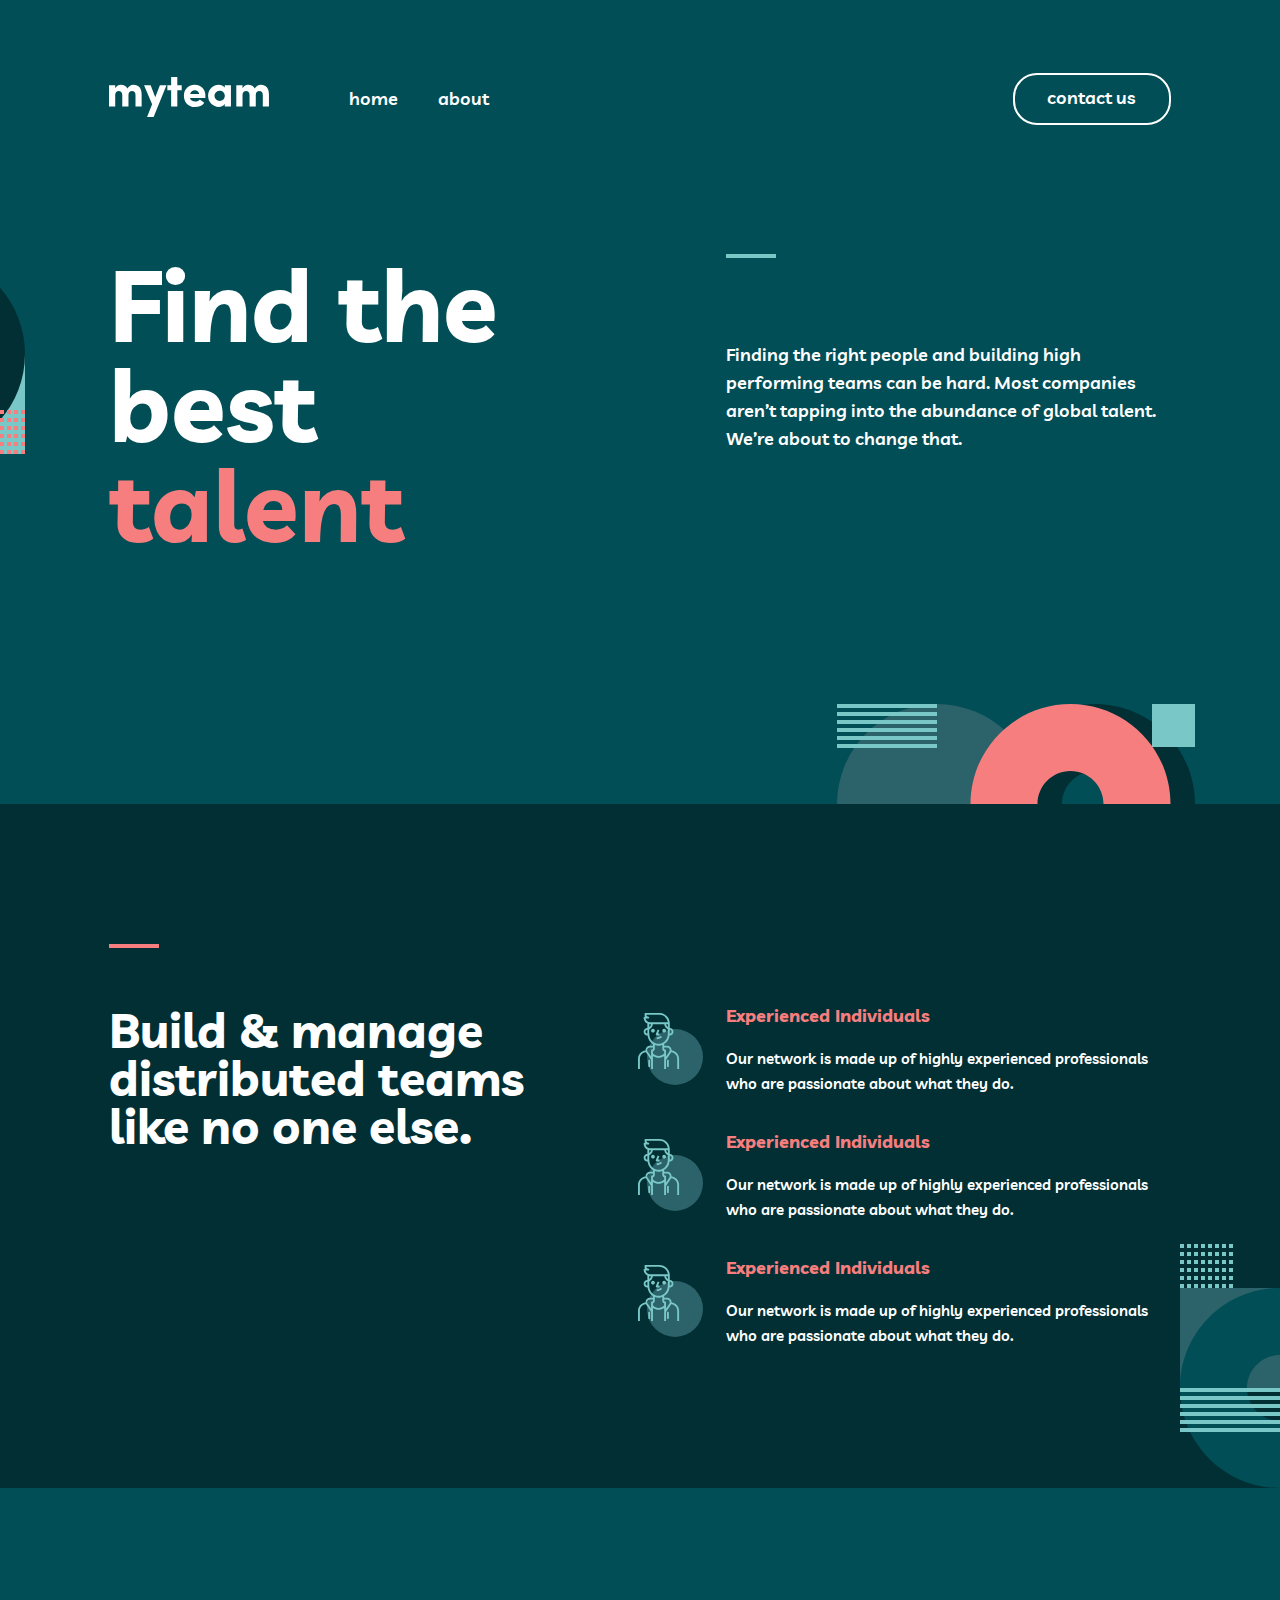
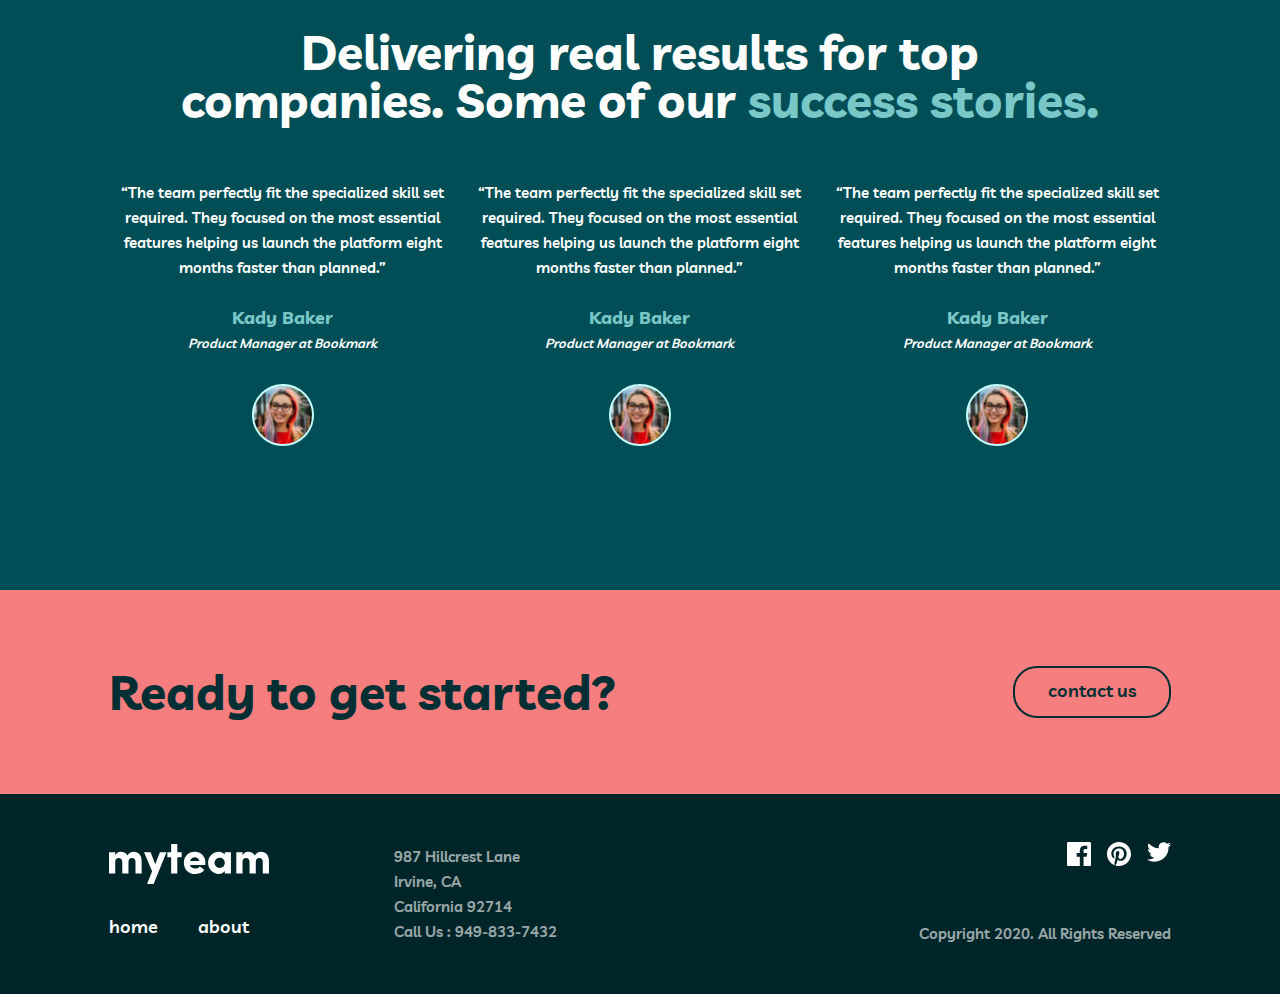
<file: index.html>
<!DOCTYPE html>
<html lang="en">

<head>
    <meta charset="UTF-8">
    <meta name="viewport" content="width=device-width, initial-scale=1.0">
    <link rel="stylesheet" href="./css/main.css">
    <title>My Team</title>
</head>

<body>
    <header class="site-header">
        <div class="container header">
            <div class="header-logo-wrapper">
                <a class="header-logo-link" href="/">
                    <img class="header-logo-img" src="./images/logo.svg" alt="Site Logo" width="160" height="40">
                </a>
                <ul class="header-list">
                    <li class="header-item">
                        <a class="header-link" href="#">home</a>
                    </li>
                    <li class="header-item">
                        <a class="header-link" href="#">about</a>
                    </li>
                </ul>
            </div>
            <a class="header-contact-link" href="./contact.html">contact us</a>
            <button class="header-menu-btn">
                <img src="./images/menu-img.svg" alt="Menu Icon" width="20" height="17">
            </button>
        </div>
    </header>
    <main class="site-main">
        <section class="hero-section">
            <div class="container hero">
                <div class="hero-title-wrapper">
                    <h2 class="hero-title">Find the best <span class="hero-title-color">talent</span></h2>
                </div>
                <div class="hero-text-wrapper">
                    <span class="hero-line"></span>
                    <p class="hero-text">Finding the right people and building high performing teams can be hard. Most
                        companies aren’t tapping into the abundance of global talent. We’re about to change that.</p>
                </div>
            </div>
        </section>
        <section class="build-section">
            <div class="container build">
                <div class="build-title-wrapper">
                    <span class="build-line"></span>
                    <h2 class="build-title">Build & manage distributed teams like no one else.</h2>
                </div>
                <ul class="build-list">
                    <li class="build-item">
                        <img class="build-item-img" src="./images/build-img.svg" alt="Build item img" width="72"
                            height="72">
                        <div class="build-item-content-wrapper">
                            <h3>Experienced Individuals</h3>
                            <p>Our network is made up of highly experienced professionals who are passionate about what
                                they do.</p>
                        </div>
                    </li>
                    <li class="build-item">
                        <img class="build-item-img" src="./images/build-img.svg" alt="Build item img" width="72"
                            height="72">
                        <div class="build-item-content-wrapper">
                            <h3>Experienced Individuals</h3>
                            <p>Our network is made up of highly experienced professionals who are passionate about what
                                they do.</p>
                        </div>
                    </li>
                    <li class="build-item">
                        <img class="build-item-img" src="./images/build-img.svg" alt="Build item img" width="72"
                            height="72">
                        <div class="build-item-content-wrapper">
                            <h3>Experienced Individuals</h3>
                            <p>Our network is made up of highly experienced professionals who are passionate about what
                                they do.</p>
                        </div>
                    </li>
                </ul>
            </div>
        </section>
        <section class="stories-section">
            <div class="container">
                <div class="stories-title-wrapper">
                    <h2>Delivering real results for top companies. Some of our <span>success stories.</span></h2>
                </div>
                <ul class="stories-list">
                    <li class="stories-item">
                        <p> “The team perfectly fit the specialized skill set required. They focused on the most
                            essential features helping us launch the platform eight months faster than planned.”</p>
                        <strong>Kady Baker</strong>
                        <p>Product Manager at Bookmark</p>
                        <img src="./images/kady-avatar.svg" alt="Avatar img" width="62" height="62">
                    </li>
                    <li class="stories-item">
                        <p> “The team perfectly fit the specialized skill set required. They focused on the most
                            essential features helping us launch the platform eight months faster than planned.”</p>
                        <strong>Kady Baker</strong>
                        <p>Product Manager at Bookmark</p>
                        <img src="./images/kady-avatar.svg" alt="Avatar img" width="62" height="62">
                    </li>
                    <li class="stories-item">
                        <p> “The team perfectly fit the specialized skill set required. They focused on the most
                            essential features helping us launch the platform eight months faster than planned.”</p>
                        <strong>Kady Baker</strong>
                        <p>Product Manager at Bookmark</p>
                        <img src="./images/kady-avatar.svg" alt="Avatar img" width="62" height="62">
                    </li>
                </ul>
            </div>
        </section>
        <section class="ready-section">
            <div class="container ready">
                <h2>Ready to get started?</h2>
                <a href="./contact.html">contact us</a>
            </div>
        </section>
    </main>
    <footer class="site-footer">
        <div class="container footer">
            <div class="footer-left-wrapper">
                <div class="footer-logo-wrapper">
                    <a href="#">
                        <img src="./images/logo.svg" alt="Site Logo" width="160" height="40">
                    </a>
                    <ul class="footer-nav-list">
                        <li class="footer-nav-item">
                            <a href="#">home</a>
                        </li>
                        <li class="footer-nav-item">
                            <a href="#">about</a>
                        </li>
                    </ul>
                </div>
                <div class="footer-location-wrapper">
                    <p>987 Hillcrest Lane</p>
                    <p>Irvine, CA</p>
                    <p>California 92714</p>
                    <p>Call Us : 949-833-7432</p>
                </div>
            </div>
            <div class="footer-social-wrapper">
                <div class="footer-links-wrapper">
                    <a href="#">
                        <svg width="24" height="24" viewBox="0 0 24 24" fill="none" xmlns="http://www.w3.org/2000/svg">
                            <path
                                d="M22.675 0H1.325C0.593 0 0 0.593 0 1.325V22.676C0 23.407 0.593 24 1.325 24H12.82V14.706H9.692V11.084H12.82V8.413C12.82 5.313 14.713 3.625 17.479 3.625C18.804 3.625 19.942 3.724 20.274 3.768V7.008L18.356 7.009C16.852 7.009 16.561 7.724 16.561 8.772V11.085H20.148L19.681 14.707H16.561V24H22.677C23.407 24 24 23.407 24 22.675V1.325C24 0.593 23.407 0 22.675 0Z"
                                fill="currentColor" />
                        </svg>
                    </a>
                    <a href="#">
                        <svg width="24" height="24" viewBox="0 0 24 24" fill="none" xmlns="http://www.w3.org/2000/svg">
                            <path
                                d="M12 0C5.373 0 0 5.372 0 12C0 17.084 3.163 21.426 7.627 23.174C7.522 22.225 7.427 20.769 7.669 19.733C7.887 18.796 9.076 13.768 9.076 13.768C9.076 13.768 8.717 13.049 8.717 11.986C8.717 10.318 9.684 9.072 10.888 9.072C11.911 9.072 12.406 9.841 12.406 10.762C12.406 11.791 11.751 13.33 11.412 14.757C11.129 15.951 12.011 16.926 13.189 16.926C15.322 16.926 16.961 14.677 16.961 11.431C16.961 8.558 14.897 6.549 11.949 6.549C8.535 6.549 6.531 9.11 6.531 11.756C6.531 12.787 6.928 13.894 7.424 14.494C7.522 14.613 7.536 14.718 7.507 14.839L7.174 16.199C7.121 16.419 7 16.466 6.772 16.36C5.273 15.662 4.336 13.471 4.336 11.711C4.336 7.926 7.086 4.449 12.265 4.449C16.428 4.449 19.663 7.416 19.663 11.38C19.663 15.516 17.056 18.844 13.436 18.844C12.22 18.844 11.077 18.213 10.686 17.466L9.938 20.319C9.667 21.362 8.936 22.669 8.446 23.465C9.57 23.812 10.763 24 12 24C18.627 24 24 18.627 24 12C24 5.372 18.627 0 12 0Z"
                                fill="currentColor" />
                        </svg>
                    </a>
                    <a href="#">
                        <svg width="24" height="20" viewBox="0 0 24 20" fill="none" xmlns="http://www.w3.org/2000/svg">
                            <path
                                d="M24 2.55699C23.117 2.94899 22.168 3.21299 21.172 3.33199C22.189 2.72299 22.97 1.75799 23.337 0.607986C22.386 1.17199 21.332 1.58199 20.21 1.80299C19.313 0.845986 18.032 0.247986 16.616 0.247986C13.437 0.247986 11.101 3.21399 11.819 6.29299C7.728 6.08799 4.1 4.12799 1.671 1.14899C0.381 3.36199 1.002 6.25699 3.194 7.72299C2.388 7.69699 1.628 7.47599 0.965 7.10699C0.911 9.38799 2.546 11.522 4.914 11.997C4.221 12.185 3.462 12.229 2.69 12.081C3.316 14.037 5.134 15.46 7.29 15.5C5.22 17.123 2.612 17.848 0 17.54C2.179 18.937 4.768 19.752 7.548 19.752C16.69 19.752 21.855 12.031 21.543 5.10599C22.505 4.41099 23.34 3.54399 24 2.55699Z"
                                fill="currentColor" />
                        </svg>
                    </a>
                </div>
                <p>Copyright 2020. All Rights Reserved</p>
            </div>
        </div>
    </footer>
</body>

</html>
</file>
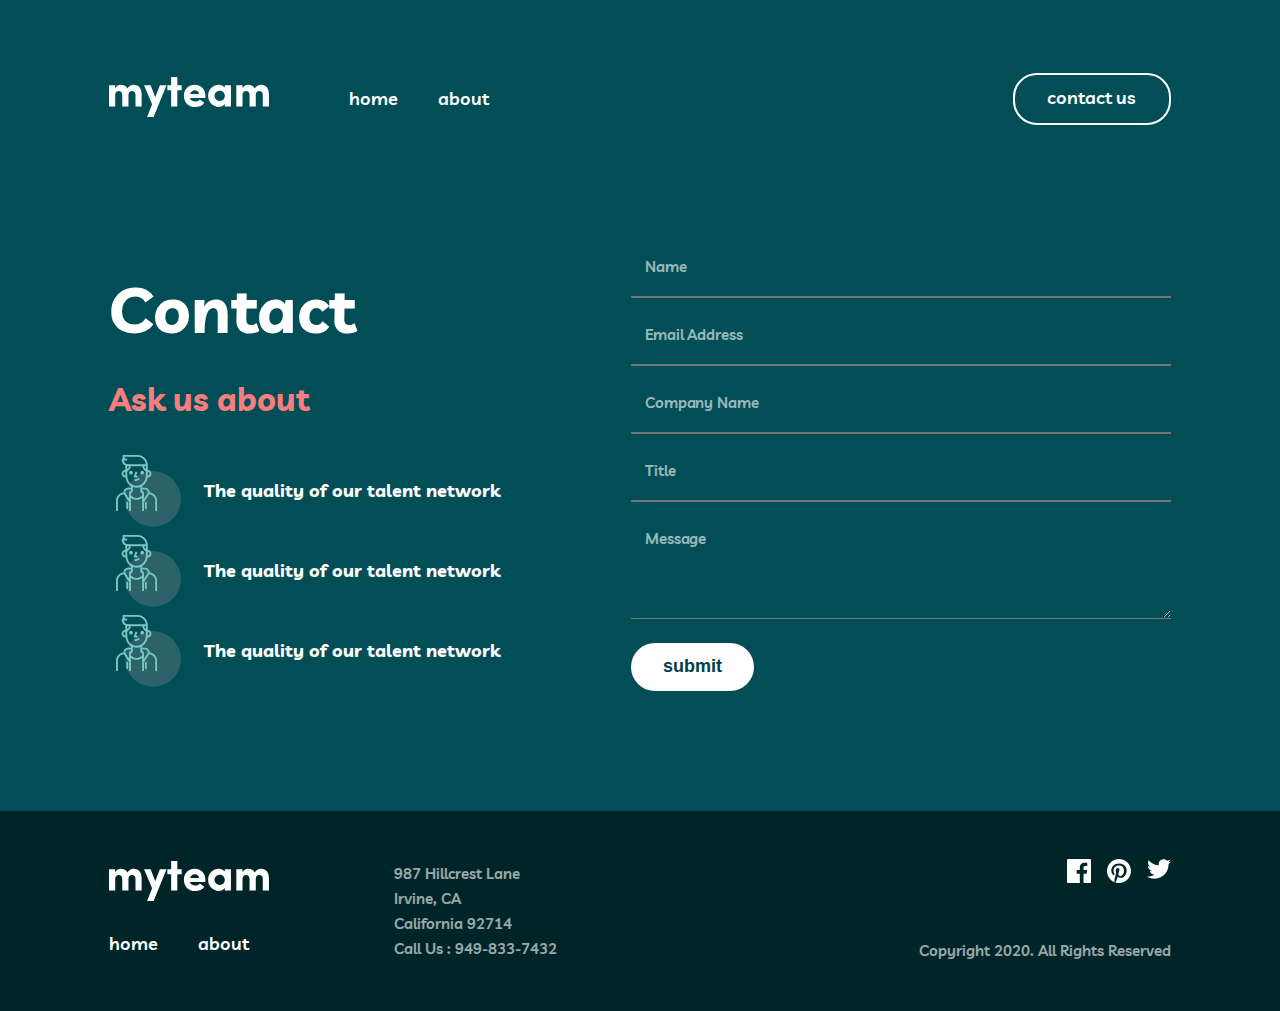
<file: contact.html>
<!DOCTYPE html>
<html lang="en">
<head>
    <meta charset="UTF-8">
    <meta name="viewport" content="width=device-width, initial-scale=1.0">
    <link rel="stylesheet" href="./css/main.css">
    <title>Contact</title>
</head>
<body>
    <header class="site-header">
        <div class="container header">
            <div class="header-logo-wrapper">
                <a class="header-logo-link" href="/">
                    <img class="header-logo-img" src="./images/logo.svg" alt="Site Logo" width="160" height="40">
                </a>
                <ul class="header-list">
                    <li class="header-item">
                        <a class="header-link" href="#">home</a>
                    </li>
                    <li class="header-item">
                        <a class="header-link" href="#">about</a>
                    </li>
                </ul>
            </div>
            <a class="header-contact-link" href="#">contact us</a>
        </div>
    </header>
    <main class="site-main">
        <section class="contact-hero-section">
            <div class="container contact-hero">
                <div class="contact-hero-content-wrapper">
                    <h2>Contact</h2>
                    <p>Ask us about</p>
                    <ul class="contact-list">
                        <li class="contact-item">
                            <img src="./images/build-img.svg" alt="Contact Img" width="72" height="72">
                            <p>The quality of our talent network</p>
                        </li>
                        <li class="contact-item">
                            <img src="./images/build-img.svg" alt="Contact Img" width="72" height="72">
                            <p>The quality of our talent network</p>
                        </li>
                        <li class="contact-item">
                            <img src="./images/build-img.svg" alt="Contact Img" width="72" height="72">
                            <p>The quality of our talent network</p>
                        </li>
                    </ul>
                </div>
                <form class="contact-form" action="https://echo.htmlacademy.ru" method="post" autocomplete="off">
                    <input class="contact-input" required name="name" type="text" placeholder="Name" aria-label="Enter your name">
                    <input class="contact-input" required name="email" type="email" placeholder="Email Address" aria-label="Email Address">
                    <input class="contact-input" required name="company_name" type="text" placeholder="Company Name" aria-label="Enter your Company Name">
                    <input class="contact-input" required name="title" type="text" placeholder="Title" aria-label="Enter your title">
                    <textarea rows="3" class="contact-input" placeholder="Message" name="message" required></textarea>
                    <button type="submit" class="form-btn">submit</button>
                </form>
            </div>
        </section>
    </main>
    <footer class="site-footer">
        <div class="container footer">
            <div class="footer-left-wrapper">
                <div class="footer-logo-wrapper">
                    <a href="#">
                        <img src="./images/logo.svg" alt="Site Logo" width="160" height="40">
                    </a>
                    <ul class="footer-nav-list">
                        <li class="footer-nav-item">
                            <a href="#">home</a>
                        </li>
                        <li class="footer-nav-item">
                            <a href="#">about</a>
                        </li>
                    </ul>
                </div>
                <div class="footer-location-wrapper">
                    <p>987  Hillcrest Lane</p>
                    <p>Irvine, CA</p>
                    <p>California 92714</p>
                    <p>Call Us : 949-833-7432</p>
                </div>
            </div>
            <div class="footer-social-wrapper">
                <div class="footer-links-wrapper">
                    <a href="#">
                        <svg width="24" height="24" viewBox="0 0 24 24" fill="none" xmlns="http://www.w3.org/2000/svg">
                            <path d="M22.675 0H1.325C0.593 0 0 0.593 0 1.325V22.676C0 23.407 0.593 24 1.325 24H12.82V14.706H9.692V11.084H12.82V8.413C12.82 5.313 14.713 3.625 17.479 3.625C18.804 3.625 19.942 3.724 20.274 3.768V7.008L18.356 7.009C16.852 7.009 16.561 7.724 16.561 8.772V11.085H20.148L19.681 14.707H16.561V24H22.677C23.407 24 24 23.407 24 22.675V1.325C24 0.593 23.407 0 22.675 0Z" fill="currentColor"/>
                        </svg>
                    </a>
                    <a href="#">
                        <svg width="24" height="24" viewBox="0 0 24 24" fill="none" xmlns="http://www.w3.org/2000/svg">
                            <path d="M12 0C5.373 0 0 5.372 0 12C0 17.084 3.163 21.426 7.627 23.174C7.522 22.225 7.427 20.769 7.669 19.733C7.887 18.796 9.076 13.768 9.076 13.768C9.076 13.768 8.717 13.049 8.717 11.986C8.717 10.318 9.684 9.072 10.888 9.072C11.911 9.072 12.406 9.841 12.406 10.762C12.406 11.791 11.751 13.33 11.412 14.757C11.129 15.951 12.011 16.926 13.189 16.926C15.322 16.926 16.961 14.677 16.961 11.431C16.961 8.558 14.897 6.549 11.949 6.549C8.535 6.549 6.531 9.11 6.531 11.756C6.531 12.787 6.928 13.894 7.424 14.494C7.522 14.613 7.536 14.718 7.507 14.839L7.174 16.199C7.121 16.419 7 16.466 6.772 16.36C5.273 15.662 4.336 13.471 4.336 11.711C4.336 7.926 7.086 4.449 12.265 4.449C16.428 4.449 19.663 7.416 19.663 11.38C19.663 15.516 17.056 18.844 13.436 18.844C12.22 18.844 11.077 18.213 10.686 17.466L9.938 20.319C9.667 21.362 8.936 22.669 8.446 23.465C9.57 23.812 10.763 24 12 24C18.627 24 24 18.627 24 12C24 5.372 18.627 0 12 0Z" fill="currentColor"/>
                            </svg>
                    </a>
                    <a href="#">
                        <svg width="24" height="20" viewBox="0 0 24 20" fill="none" xmlns="http://www.w3.org/2000/svg">
                            <path d="M24 2.55699C23.117 2.94899 22.168 3.21299 21.172 3.33199C22.189 2.72299 22.97 1.75799 23.337 0.607986C22.386 1.17199 21.332 1.58199 20.21 1.80299C19.313 0.845986 18.032 0.247986 16.616 0.247986C13.437 0.247986 11.101 3.21399 11.819 6.29299C7.728 6.08799 4.1 4.12799 1.671 1.14899C0.381 3.36199 1.002 6.25699 3.194 7.72299C2.388 7.69699 1.628 7.47599 0.965 7.10699C0.911 9.38799 2.546 11.522 4.914 11.997C4.221 12.185 3.462 12.229 2.69 12.081C3.316 14.037 5.134 15.46 7.29 15.5C5.22 17.123 2.612 17.848 0 17.54C2.179 18.937 4.768 19.752 7.548 19.752C16.69 19.752 21.855 12.031 21.543 5.10599C22.505 4.41099 23.34 3.54399 24 2.55699Z" fill="currentColor"/>
                        </svg>
                    </a>
                </div>
                <p>Copyright 2020. All Rights Reserved</p>
            </div>
        </div>
    </footer>
</body>
</html>
</file>
<file: css/main.css>
.footer-nav-item>a,
.header-contact-link,
.header-link {
    font-weight: 600;
    font-size: 18px;
    line-height: 28px;
    letter-spacing: 0
}

.build-section,
.hero,
.hero-section {
    background-repeat: no-repeat
}

.contact-input,
body {
    font-family: Livvic, sans-serif
}

@font-face {
    font-display: swap;
    font-family: Livvic;
    font-style: normal;
    font-weight: 600;
    src: url('../fonts/livvic-v14-latin-600.woff2') format('woff2')
}

@font-face {
    font-display: swap;
    font-family: Livvic;
    font-style: normal;
    font-weight: 700;
    src: url('../fonts/livvic-v14-latin-700.woff2') format('woff2')
}

* {
    margin: 0;
    padding: 0;
    text-decoration: none;
    box-sizing: border-box;
    list-style: none
}

body {
    background-color: #014e56
}

.container {
    max-width: 1110px;
    margin: 0 auto;
    padding: 0 24px;
}

.site-header {
    padding: 73px 0 129px
}

.contact-hero,
.footer,
.header,
.ready {
    display: -webkit-box;
    display: -ms-flexbox;
    display: flex;
    -webkit-box-align: center;
    -ms-flex-align: center;
    align-items: center;
    -webkit-box-pack: justify;
    -ms-flex-pack: justify;
    justify-content: space-between
}

.header-list,
.header-logo-wrapper {
    display: -webkit-box;
    display: -ms-flexbox
}

.header-logo-wrapper {
    display: flex;
    -webkit-box-align: center;
    -ms-flex-align: center;
    align-items: center;
    gap: 80px
}

.header-list {
    margin: 0;
    padding: 0;
    display: flex;
    -webkit-box-align: center;
    -ms-flex-align: center;
    align-items: center;
    gap: 40px
}

.footer-nav-item>a,
.header-link {
    color: #fff;
    -webkit-transition: .4s;
    -o-transition: .4s;
    transition: .4s
}

.footer-links-wrapper>a:hover,
.footer-nav-item>a:hover,
.header-link:hover,
.hero-title-color {
    color: #f67e7e
}

.header-link:active {
    cursor: -webkit-grabbing;
    cursor: grabbing
}

.header-contact-link {
    padding: 9px 33px 11px 32px;
    color: #fff;
    border: 2px solid #fff;
    border-radius: 24px;
    -webkit-transition: .4s;
    -o-transition: .4s;
    transition: .4s
}

.header-contact-link:hover {
    background-color: #f67e7e;
    border-color: #f67e7e;
    color: #014e56
}

.header-contact-link:active {
    background-color: #fff;
    border-color: #fff;
    color: #014e56
}
.header-menu-btn{
    background-color: transparent;
    border: none;
    display: none;
}
/* Header Tablet start */
@media (max-width:768px){
    .site-header{
        padding: 64px 0 112px;
    }
    .header-logo-img{
        width: 127px;
        height: 32px;
    }
    .header-logo-wrapper{
        gap: 40px;
    }
}

/* Header Tablet end */
/* Header Mobile start */
@media (max-width:583px){
    .site-header{
        padding: 48px 0 80px;
    }
    .header-list, .header-contact-link{
        display: none;
    }
    .header-menu-btn{
        display: block;
    }
}
/* Header Mobile end */


.hero-section {
    background-image: url("../images/hero-bg-1.svg");
    background-size: 200px 200px;
    background-position: calc(50% - 715px) top
}

.hero {
    display: -webkit-box;
    display: -ms-flexbox;
    display: flex;
    -webkit-box-align: start;
    -ms-flex-align: start;
    align-items: start;
    -webkit-box-pack: justify;
    -ms-flex-pack: justify;
    justify-content: space-between;
    padding-bottom: 250px;
    background-image: url("../images/hero-bg2.svg");
    background-size: 358px 100px;
    background-position: right bottom
}

.build-section,
.stories-section {
    padding: 140px 0
}

.hero-title-wrapper {
    width: 526px
}

.hero-title {
    font-weight: 700;
    font-size: 100px;
    line-height: 100px;
    letter-spacing: 0;
    color: #fff
}

.build-item-content-wrapper>h3,
.hero-text {
    font-size: 18px;
    line-height: 28px;
    letter-spacing: 0
}

.build-item-content-wrapper,
.build-title-wrapper,
.hero-text-wrapper {
    width: 445px
}

.hero-line {
    width: 50px;
    height: 4px;
    margin-bottom: 79px;
    display: inline-block;
    background-color: #79c8c7
}

.hero-text {
    font-weight: 600;
    color: #fff
}
/* Hero Tablet start */
@media (max-width:768px){
    .hero{
        flex-direction: column;
        text-align: center;
        background-position: center bottom;
    }
    .hero-title-wrapper, .hero-text-wrapper{
        width: 100%;
    }
    .hero-line{
        display: none;
    }
    .hero-title{
        margin-bottom: 24px;
        font-size: 64px;
        line-height: 56px;
        letter-spacing: 0px;
    }
    .hero-text{
        font-size: 15px;
        line-height: 28px;
        letter-spacing: 0px;
    }
}
/* Hero Tablet end */

/* Hero Mobile start */
@media (max-width:583px){
    .hero{
        padding-bottom: 197px;
    }
    .hero-title{
        margin-bottom: 18px;
        font-size: 40px;
        line-height: 40px;
        letter-spacing: 0px;
        
    }
}
@media (max-width:391px){
    .hero{
        background-size: contain;
    }
}
/* Hero Mobile end */

.build-section {
    background-color: #012f34;
    background-image: url("../images/build-bg1.svg");
    background-size: 100px 244px;
    background-position: right bottom
}

.build {
    display: -webkit-box;
    display: -ms-flexbox;
    display: flex;
    -webkit-box-align: start;
    -ms-flex-align: start;
    align-items: start;
    -webkit-box-pack: justify;
    -ms-flex-pack: justify;
    justify-content: space-between
}

.build-line {
    width: 50px;
    height: 4px;
    background-color: #f67e7e;
    display: inline-block;
    margin-bottom: 54px
}

.build-item,
.build-list,
.contact-item {
    display: -webkit-box;
    display: -ms-flexbox
}

.build-title {
    font-weight: 700;
    font-size: 48px;
    line-height: 48px;
    letter-spacing: 0;
    color: #fff
}

.build-list {
    display: flex;
    -webkit-box-orient: vertical;
    -webkit-box-direction: normal;
    -ms-flex-direction: column;
    flex-direction: column;
    gap: 32px;
    margin-top: 58px
}

.build-item-content-wrapper>h3 {
    margin-bottom: 16px;
    font-weight: 700;
    color: #f67e7e
}
.build-item-content-wrapper>p {
    font-weight: 600;
    font-size: 15px;
    line-height: 25px;
    letter-spacing: 0;
    color: #fff
}
/* Build Tablet start */
@media (max-width:884px){
    .build-section{
        padding: 100px 73px;
        background-position: right top;
    }
    .build{
        flex-direction: column;
        gap: 64px;
    }
    .build-line{
        margin-bottom: 32px;
    }
    .build-title{
        font-size: 32px;
        line-height: 32px;
        letter-spacing: 0px;
    }
    .build-title-wrapper{
        width: 100%;
        max-width: 445px;
    }
    .build-list{
        margin-top: 0;
    }
    .build-item-content-wrapper{
        width: 100%;
    }
    .build-item-content-wrapper > h3{
        font-size: 18px;
        line-height: 28px;
        letter-spacing: 0px;
    }
    .build-item-content-wrapper > p{
        font-size: 15px;
        line-height: 25px;
        letter-spacing: 0px;
    }
}
/* Build Tablet end */

/* Build Mobile start  */
@media (max-width:537px){
    .build-section{
        padding: 64px 0;
    }
    .build{
        gap: 56px;
    }
    .build-title-wrapper{
        width: 80% !important;
    }
    .build-list{
        gap: 48px;
    }
    .build-item{
        flex-direction: column;
        text-align: center;
    }
    .build-item-content-wrapper > h3{
        margin-bottom: 8px;
    }
}
/* Build Mobile end  */


.build-item,
.contact-item {
    display: flex;
    -webkit-box-align: center;
    -ms-flex-align: center;
    align-items: center;
    gap: 23px
}

.footer-left-wrapper,
.stories-list {
    display: -webkit-box;
    display: -ms-flexbox
}



.stories-title-wrapper {
    max-width: 932px;
    margin: 0 auto 56px
}

.stories-title-wrapper>h2 {
    font-weight: 700;
    font-size: 48px;
    line-height: 48px;
    letter-spacing: 0;
    text-align: center;
    color: #fff
}

.stories-title-wrapper>h2>span {
    color: #79c8c7
}

.stories-list {
    display: flex;
    -webkit-box-pack: justify;
    -ms-flex-pack: justify;
    justify-content: space-between;
    gap: 10px;
}

.stories-item {
    max-width: 350px;
    text-align: center
}

.stories-item>p {
    margin-bottom: 24px;
    font-weight: 600;
    font-size: 15px;
    line-height: 25px;
    letter-spacing: 0;
    color: #fff
}

.ready>h2,
.stories-item>strong {
    font-weight: 700;
    letter-spacing: 0
}

.stories-item>strong {
    display: block;
    margin-bottom: 2px;
    font-size: 18px;
    line-height: 28px;
    color: #79c8c7
}

.stories-item>strong~p {
    margin-bottom: 32px;
    font-weight: 500;
    font-style: italic;
    font-size: 13px;
    line-height: 18px;
    letter-spacing: 0;
    color: #fff
}


/* stories tablet start */
@media (max-width:668px){
    .stories-section{
        padding: 100px 73px;
    }
    .stories-title-wrapper{
        margin-bottom: 48px;
    }
    .stories-title-wrapper>h2 {
        font-size: 32px;
        line-height: 32px;
        letter-spacing: 0px;
    }
    .stories-list{
        flex-direction: column;
        gap: 38px;
    }
    .stories-item{
        max-width: 100%;
    }
    .stories-item > p {
        margin-bottom: 16px;
    }
}
/* stories tablet end */

/* stories mobile start */
@media (max-width:541px){
    .stories-section{
        padding: 140px 0;
    }
}
/* stories mobile end */

.ready-section {
    padding: 76px 0;
    background-color: #f67e7e
}

.ready>h2 {
    font-size: 48px;
    line-height: 48px;
    color: #012f34
}

.ready>a {
    font-weight: 600;
    font-size: 18px;
    line-height: 28px;
    letter-spacing: 0;
    color: #012f34;
    padding: 9px 32px 11px 33px;
    border: 2px solid #012f34;
    border-radius: 24px
}

.contact-input,
.footer-location-wrapper>p,
.footer-social-wrapper>p {
    font-size: 15px;
    line-height: 25px;
    font-weight: 600
}

.ready>a:hover {
    background-color: #fff;
    border-color: #fff;
    color: #012f34
}

.ready>a:active {
    background-color: #fff;
    border-color: #012f34;
    color: #012f34
}

/* ready tablet start */
@media (max-width:745px){
    .ready-section{
        padding: 76px 0;
    }
    .ready{
        flex-direction: column;
        text-align: center;
    }
    .ready > h2{
        font-size: 32px;
        line-height: 32px;
        letter-spacing: 0px;
        margin-bottom: 24px;
    }
}
/* ready tablet end */


.site-footer {
    padding: 48px 0;
    background-color: #002529
}

.footer-left-wrapper {
    display: flex;
    gap: 125px
}

.footer-nav-list,
.footer-social-wrapper {
    display: -webkit-box;
    display: -ms-flexbox
}

.footer-logo-wrapper>a {
    display: inline-block;
    margin-bottom: 25px
}

.footer-nav-list {
    display: flex;
    -webkit-box-align: center;
    -ms-flex-align: center;
    align-items: center;
    gap: 40px
}

.contact-list,
.footer-social-wrapper {
    -ms-flex-direction: column;
    -webkit-box-orient: vertical;
    -webkit-box-direction: normal
}

.footer-location-wrapper>p {
    letter-spacing: 0;
    color: #fff;
    opacity: 60%
}

.footer-social-wrapper {
    display: flex;
    flex-direction: column;
    -webkit-box-align: end;
    -ms-flex-align: end;
    align-items: end;
    gap: 51px
}

.contact-list,
.footer-links-wrapper {
    display: -webkit-box;
    display: -ms-flexbox
}

.footer-links-wrapper {
    display: flex;
    gap: 16px
}

.footer-links-wrapper>a {
    color: #fff;
    -webkit-transition: .3s;
    -o-transition: .3s;
    transition: .3s
}

.footer-social-wrapper>p {
    letter-spacing: 0;
    text-align: right;
    color: #fff;
    opacity: 60%
}

.contact-hero-section {
    padding-bottom: 120px
}

.contact-hero-content-wrapper>h2 {
    margin-bottom: 16px;
    font-weight: 700;
    font-size: 64px;
    line-height: 100px;
    letter-spacing: 0;
    color: #fff
}

.contact-hero-content-wrapper>p {
    color: #f67e7e;
    font-weight: 700;
    font-size: 32px;
    line-height: 48px;
    letter-spacing: 0;
    margin-bottom: 32px
}

.contact-list {
    display: flex;
    flex-direction: column;
    gap: 8px
}

.contact-item>p {
    font-weight: 700;
    font-size: 18px;
    line-height: 28px;
    letter-spacing: 0;
    color: #fff
}

.contact-form {
    width: 540px;
    display: -webkit-box;
    display: -ms-flexbox;
    display: flex;
    -webkit-box-orient: vertical;
    -webkit-box-direction: normal;
    -ms-flex-direction: column;
    flex-direction: column;
    gap: 24px
}

.contact-input {
    background-color: transparent;
    padding-left: 14px;
    padding-bottom: 17px;
    border-top: none;
    border-left: none;
    border-right: none;
    outline: 0;
    letter-spacing: -.12px;
    color: #fff
}

.contact-input::-webkit-input-placeholder {
    font-family: Livvic, sans-serif;
    font-weight: 600;
    font-size: 15px;
    line-height: 25px;
    letter-spacing: -.12px;
    color: #fff;
    opacity: 60%
}

.contact-input::-moz-placeholder {
    font-family: Livvic, sans-serif;
    font-weight: 600;
    font-size: 15px;
    line-height: 25px;
    letter-spacing: -.12px;
    color: #fff;
    opacity: 60%
}

.contact-input:-ms-input-placeholder {
    font-family: Livvic, sans-serif;
    font-weight: 600;
    font-size: 15px;
    line-height: 25px;
    letter-spacing: -.12px;
    color: #fff;
    opacity: 60%
}

.contact-input::-ms-input-placeholder {
    font-family: Livvic, sans-serif;
    font-weight: 600;
    font-size: 15px;
    line-height: 25px;
    letter-spacing: -.12px;
    color: #fff;
    opacity: 60%
}

.contact-input::placeholder {
    font-family: Livvic, sans-serif;
    font-weight: 600;
    font-size: 15px;
    line-height: 25px;
    letter-spacing: -.12px;
    color: #fff;
    opacity: 60%
}

.contact-input:focus {
    border-color: #fff
}

.contact-input:focus::-webkit-input-placeholder {
    opacity: 100%
}

.contact-input:focus::-moz-placeholder {
    opacity: 100%
}

.contact-input:focus:-ms-input-placeholder {
    opacity: 100%
}

.contact-input:focus::-ms-input-placeholder {
    opacity: 100%
}

.contact-input:focus::placeholder {
    opacity: 100%
}

.form-btn {
    width: 123px;
    padding: 9px 0 11px;
    font-weight: 600;
    font-size: 18px;
    line-height: 28px;
    letter-spacing: 0;
    color: #004047;
    background-color: #fff;
    border-radius: 24px;
    border: none;
    cursor: pointer
}

/* Footer tablet start */
@media (max-width:790px){
    .site-footer{
        padding: 56px 0;
    }
    .footer{
        flex-wrap: wrap;
        gap: 20px;
        justify-content: center;
    }
    .footer-social-wrapper{
        align-items: center;
    }
}
/* Footer tablet end */
@media (max-width:502px){
    .footer{
        flex-direction: column;
        gap: 30px;
    }
    .footer-left-wrapper{
        width: 100%;
        flex-direction: column;
        gap: 30px;
        align-items: center;
    }
    .footer-social-wrapper{
        width: 100%;
        gap: 20px;
    }
    .footer-location-wrapper{
        text-align: center;
    }
    .footer-social-wrapper > p{
        text-align: center;
    }
}
</file>
